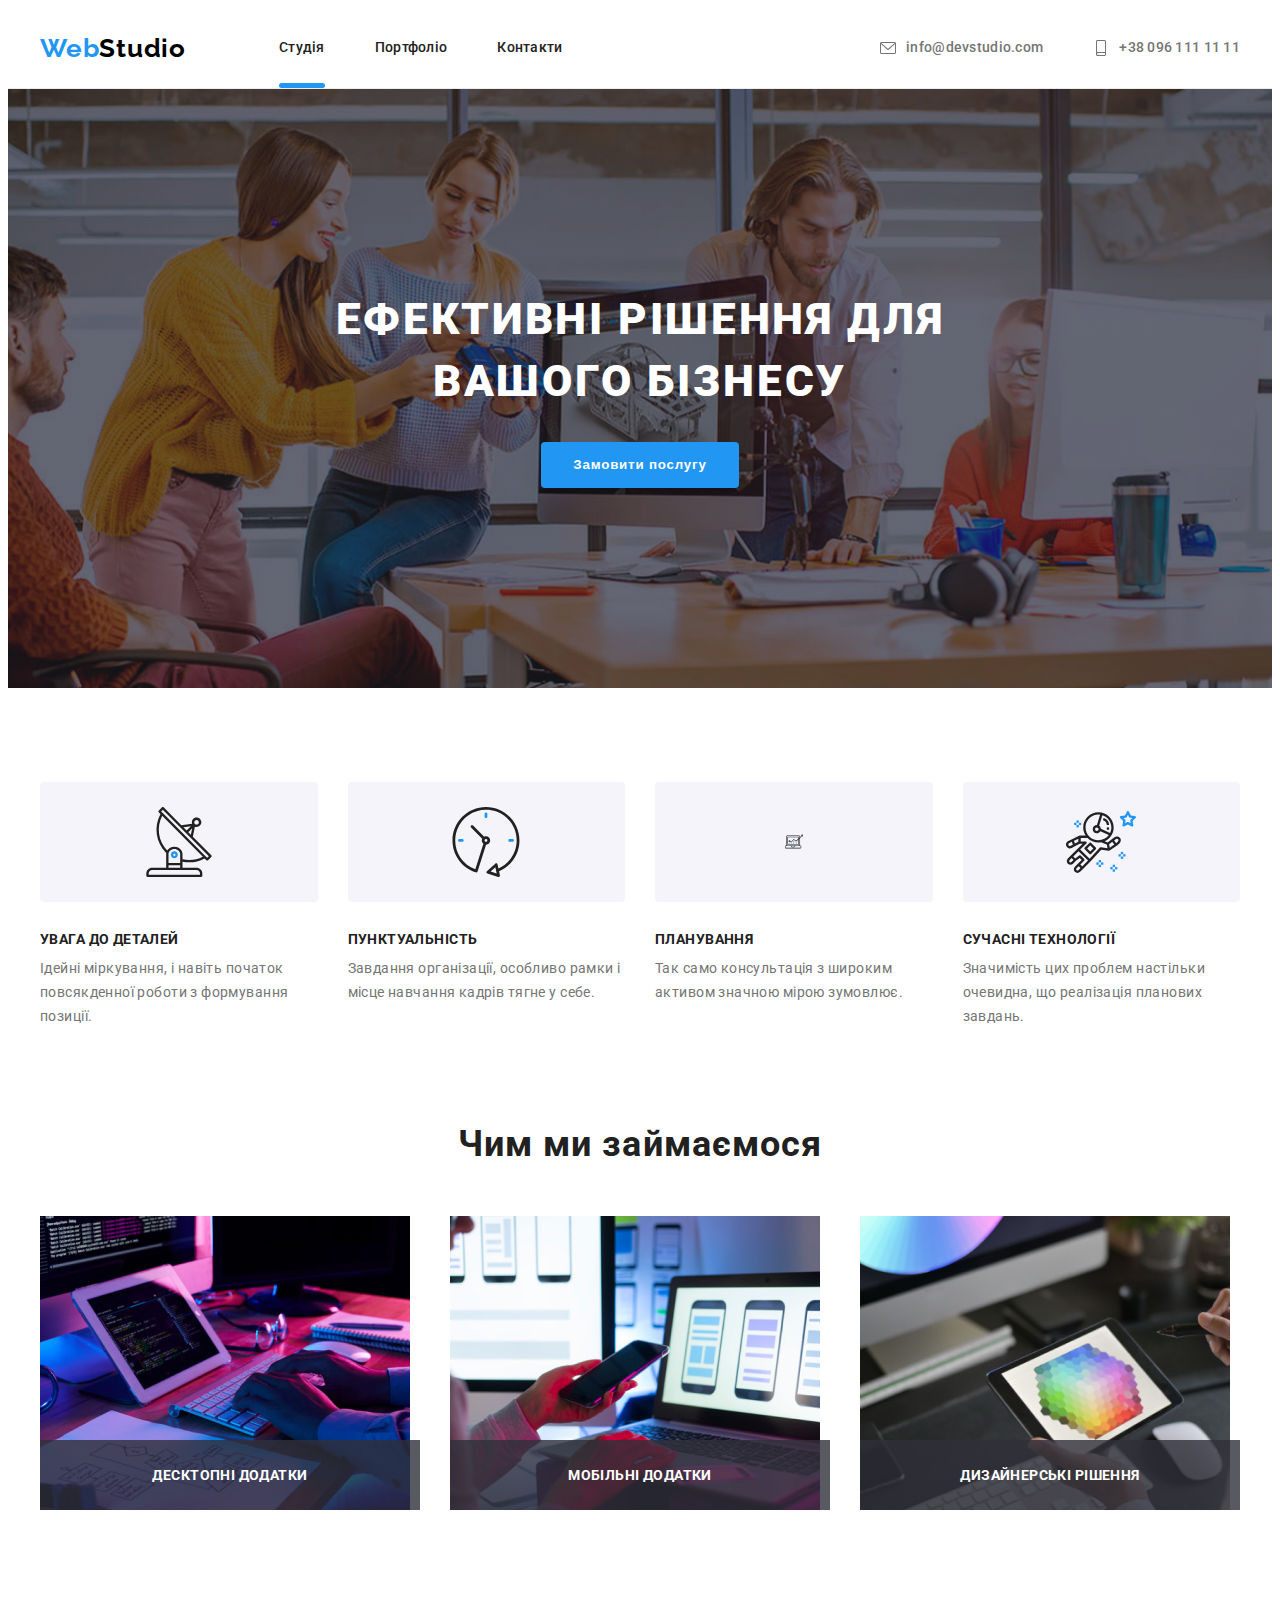
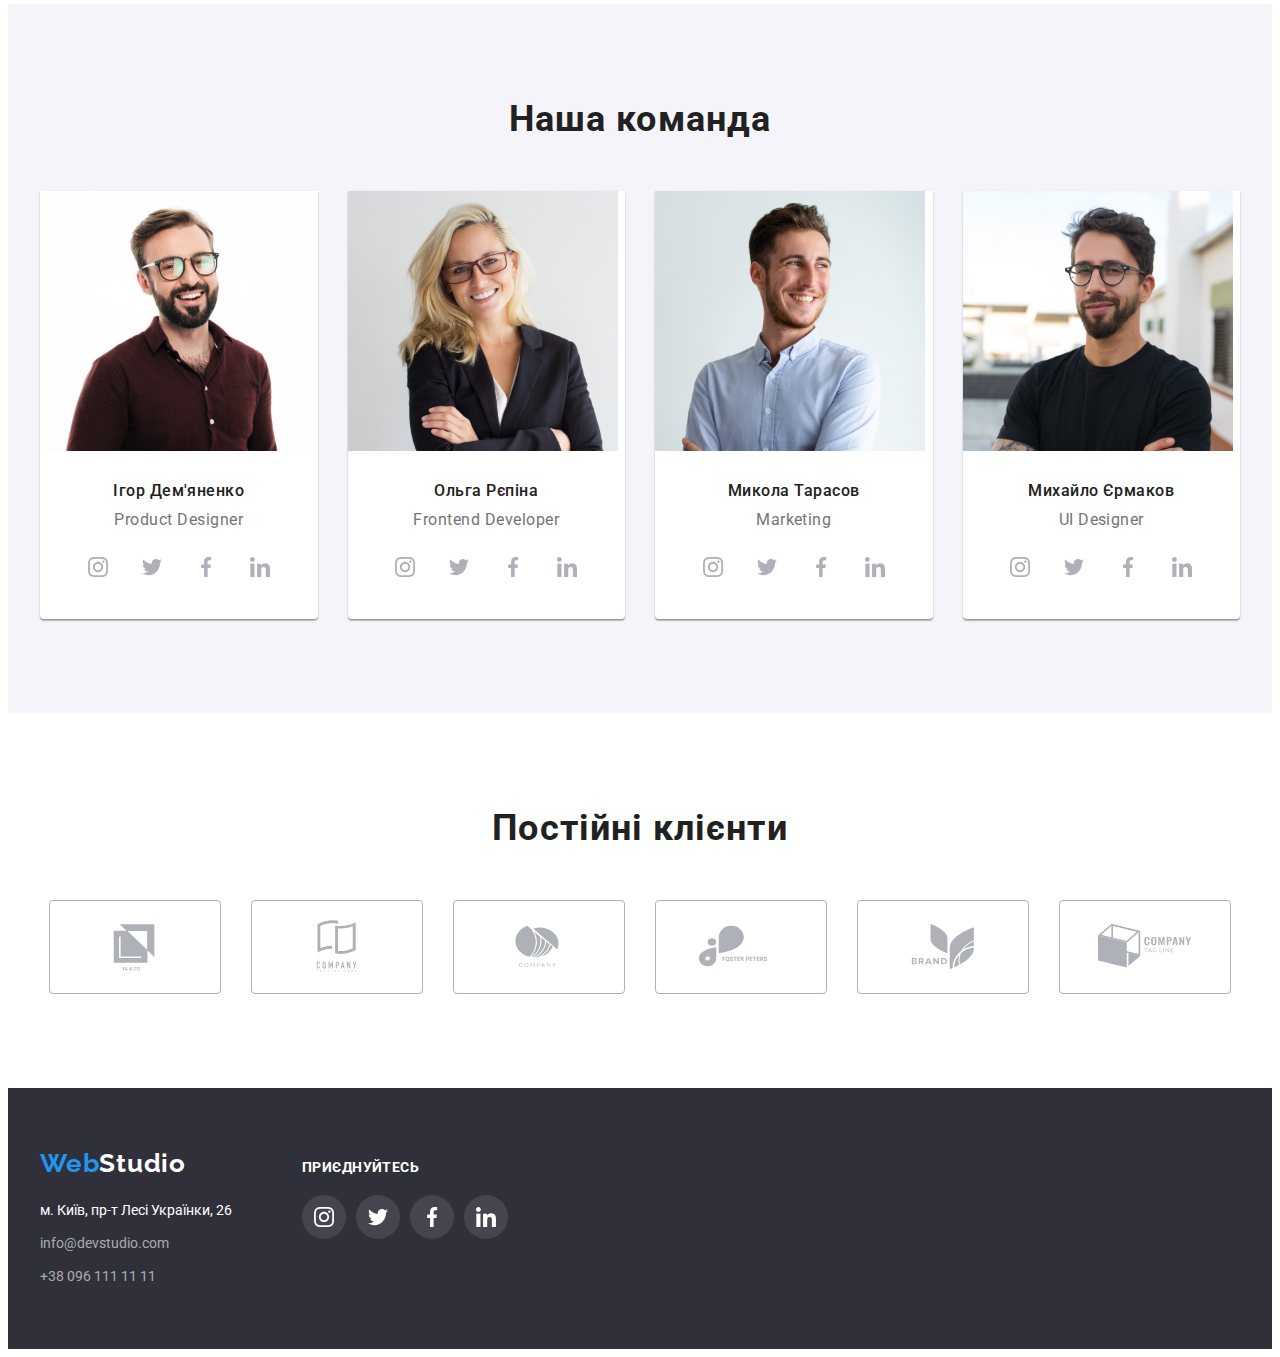
<file: index.html>
<!DOCTYPE html>
<html lang="uk">
	<head>
		<meta charset="UTF-8" />
		<meta http-equiv="X-UA-Compatible" content="IE-edge" />
		<meta name="viewport" content="width=device-width, initial-scale=1.0" />
		<title>Домашка</title>
		<link rel="preconnect" href="https://fonts.googleapis.com" />
		<link rel="preconnect" href="https://fonts.gstatic.com" crossorigin />
		<link
			href="https://fonts.googleapis.com/css2?family=Raleway:wght@700&family=Roboto:wght@400;500;700;900&display=swap"
			rel="stylesheet" />
		<link
			rel="stylesheet"
			href="https://cdnjs.cloudflare.com/ajax/libs/modern-normalize/1.1.0/modern-normalize.min.css"
			integrity="sha512-wpPYUAdjBVSE4KJnH1VR1HeZfpl1ub8YT/NKx4PuQ5NmX2tKuGu6U/JRp5y+Y8XG2tV+wKQpNHVUX03MfMFn9Q=="
			crossorigin="anonymous"
			referrerpolicy="no-referrer" />
		<link rel="stylesheet" href="./css/styles.css" />
	</head>
	<body>
		<header class="top-bar">
			<div class="container top-bar-container">
				<a href="./index.html" class="top-bar-logo"><span class="logo-blue">Web</span><span>Studio</span></a>
				<nav class="top-bar-nav">
					<ul class="top-bar-nav-list list">
						<li class="top-bar-nav-item">
							<a href="./index.html" class="top-bar-link current">Студія</a>
						</li>
						<li class="top-bar-nav-item">
							<a href="./portfolio.html" class="top-bar-link">Портфоліо</a>
						</li>
						<li class="top-bar-nav-item">
							<a href="" class="top-bar-link">Контакти</a>
						</li>
					</ul>
				</nav>
				<ul class="top-bar-contact-list list">
					<li class="top-bar-nav-item">
						<a href="malito:info@devstudio.com" class="top-bar-link top-bar-contact-link">
							<svg class="contact-icon" width="16" height="16">
								<use href="./images/icons.svg#email"></use>
							</svg>
							info@devstudio.com
						</a>
					</li>
					<li class="top-bar-nav-item">
						<a href="tel:+380961111111" class="top-bar-link top-bar-contact-link">
							<svg class="contact-icon" width="16" height="16">
								<use href="./images/icons.svg#smartphone"></use>
							</svg>
							+38 096 111 11 11
						</a>
					</li>
				</ul>
			</div>
		</header>

		<main>
			<section class="section banner">
				<div class="container banner-container">
					<h1 class="banner-title">Ефективні рішення для вашого бізнесу</h1>
					<button type="button" class="banner-btn" data-modal-open>Замовити послугу</button>
				</div>
			</section>

			<!-- Переваги -->
			<section class="section feature">
				<div class="container">
					<ul class="feature-list list">
						<li class="feature-item feature-icon-antenna">
							<h3 class="feature-title">Увага до деталей</h3>
							<p class="feature-description">
								Ідейні міркування, і навіть початок повсякденної роботи з формування позиції.
							</p>
						</li>
						<li class="feature-item feature-icon-clock">
							<h3 class="feature-title">Пунктуальність</h3>
							<p class="feature-description">
								Завдання організації, особливо рамки і місце навчання кадрів тягне у себе.
							</p>
						</li>
						<li class="feature-item feature-icon-diagram">
							<h3 class="feature-title">Планування</h3>
							<p class="feature-description">Так само консультація з широким активом значною мірою зумовлює.</p>
						</li>
						<li class="feature-item feature-icon-astronaut">
							<h3 class="feature-title">Сучасні технології</h3>
							<p class="feature-description">
								Значимість цих проблем настільки очевидна, що реалізація планових завдань.
							</p>
						</li>
					</ul>
				</div>
			</section>

			<!-- Чим ми займаємося -->
			<section class="section work">
				<div class="container">
					<h2 class="work-title">Чим ми займаємося</h2>
					<ul class="work-list list">
						<li class="work-item">
							<img
								src="./images/work/Desktop_applications.jpg"
								class="img-block"
								alt="Десктопні додатки"
								width="370"
								height="294" />
							<div class="work-overlay">
								<p class="work-overlay-text">Десктопні додатки</p>
							</div>
						</li>
						<li class="work-item">
							<img
								src="./images/work/Mobile_applications.jpg"
								class="img-block"
								alt="Мобільні додатки"
								width="370"
								height="294" />
							<div class="work-overlay">
								<p class="work-overlay-text">Мобільні додатки</p>
							</div>
						</li>
						<li class="work-item">
							<img
								src="./images/work/Design_solutions.jpg"
								class="img-block"
								alt="Дизайнерські рішення"
								width="370"
								height="294" />
							<div class="work-overlay">
								<p class="work-overlay-text">Дизайнерські рішення</p>
							</div>
						</li>
					</ul>
				</div>
			</section>

			<!-- Наша команда -->
			<section class="section team">
				<div class="container">
					<h2 class="team-title">Наша команда</h2>

					<ul class="team-list list">
						<li class="team-item">
							<img src="./images/team/img1.jpg" class="img-block" alt="Ігор Дем'яненко" width="270" height="260" />
							<div class="team-wrapper">
								<h3 class="name">Ігор Дем'яненко</h3>
								<p class="prof">Product Designer</p>
								<ul class="team-socials list">
									<li class="team-socials-item">
										<a
											class="team-socials-link"
											href="https://instagram.com"
											target="_blank"
											rel="nofollow noopener
										noreferrer"
											aria-label="Instagram">
											<svg class="team-socials-icon" width="20" height="20">
												<use href="./images/icons.svg#instagram"></use>
											</svg>
										</a>
									</li>
									<li class="team-socials-item">
										<a
											class="team-socials-link"
											href="https://twitter.com"
											target="_blank"
											rel="nofollow noopener
										noreferrer"
											aria-label="Twitter">
											<svg class="team-socials-icon" width="20" height="20">
												<use href="./images/icons.svg#twitter"></use>
											</svg>
										</a>
									</li>
									<li class="team-socials-item">
										<a
											class="team-socials-link"
											href="https://facebook.com"
											target="_blank"
											rel="nofollow noopener
										noreferrer"
											aria-label="Facebook">
											<svg class="team-socials-icon" width="20" height="20">
												<use href="./images/icons.svg#facebook"></use>
											</svg>
										</a>
									</li>
									<li class="team-socials-item">
										<a
											class="team-socials-link"
											href="https://linkedin.com"
											target="_blank"
											rel="nofollow noopener
										noreferrer"
											aria-label="Linkedin">
											<svg class="team-socials-icon" width="20" height="20">
												<use href="./images/icons.svg#linkedin"></use>
											</svg>
										</a>
									</li>
								</ul>
							</div>
						</li>
						<li class="team-item">
							<img src="./images/team/img2.jpg" class="img-block" alt="Ольга Рєпіна" width="270" height="260" />
							<div class="team-wrapper">
								<h3 class="name">Ольга Рєпіна</h3>
								<p class="prof">Frontend Developer</p>
								<ul class="team-socials list">
									<li class="team-socials-item">
										<a
											class="team-socials-link"
											href="https://instagram.com"
											target="_blank"
											rel="nofollow noopener
										noreferrer"
											aria-label="Instagram">
											<svg class="team-socials-icon" width="20" height="20">
												<use href="./images/icons.svg#instagram"></use>
											</svg>
										</a>
									</li>
									<li class="team-socials-item">
										<a
											class="team-socials-link"
											href="https://twitter.com"
											target="_blank"
											rel="nofollow noopener
										noreferrer"
											aria-label="Twitter">
											<svg class="team-socials-icon" width="20" height="20">
												<use href="./images/icons.svg#twitter"></use>
											</svg>
										</a>
									</li>
									<li class="team-socials-item">
										<a
											class="team-socials-link"
											href="https://facebook.com"
											target="_blank"
											rel="nofollow noopener
										noreferrer"
											aria-label="Facebook">
											<svg class="team-socials-icon" width="20" height="20">
												<use href="./images/icons.svg#facebook"></use>
											</svg>
										</a>
									</li>
									<li class="team-socials-item">
										<a
											class="team-socials-link"
											href="https://linkedin.com"
											target="_blank"
											rel="nofollow noopener
										noreferrer"
											aria-label="Linkedin">
											<svg class="team-socials-icon" width="20" height="20">
												<use href="./images/icons.svg#linkedin"></use>
											</svg>
										</a>
									</li>
								</ul>
							</div>
						</li>
						<li class="team-item">
							<img src="./images/team/img3.jpg" class="img-block" alt="Микола Тарасов" width="270" height="260" />
							<div class="team-wrapper">
								<h3 class="name">Микола Тарасов</h3>
								<p class="prof">Marketing</p>
								<ul class="team-socials list">
									<li class="team-socials-item">
										<a
											class="team-socials-link"
											href="https://instagram.com"
											target="_blank"
											rel="nofollow noopener
										noreferrer"
											aria-label="Instagram">
											<svg class="team-socials-icon" width="20" height="20">
												<use href="./images/icons.svg#instagram"></use>
											</svg>
										</a>
									</li>
									<li class="team-socials-item">
										<a
											class="team-socials-link"
											href="https://twitter.com"
											target="_blank"
											rel="nofollow noopener
										noreferrer"
											aria-label="Twitter">
											<svg class="team-socials-icon" width="20" height="20">
												<use href="./images/icons.svg#twitter"></use>
											</svg>
										</a>
									</li>
									<li class="team-socials-item">
										<a
											class="team-socials-link"
											href="https://facebook.com"
											target="_blank"
											rel="nofollow noopener
										noreferrer"
											aria-label="Facebook">
											<svg class="team-socials-icon" width="20" height="20">
												<use href="./images/icons.svg#facebook"></use>
											</svg>
										</a>
									</li>
									<li class="team-socials-item">
										<a
											class="team-socials-link"
											href="https://linkedin.com"
											target="_blank"
											rel="nofollow noopener
										noreferrer"
											aria-label="Linkedin">
											<svg class="team-socials-icon" width="20" height="20">
												<use href="./images/icons.svg#linkedin"></use>
											</svg>
										</a>
									</li>
								</ul>
							</div>
						</li>
						<li class="team-item">
							<img src="./images/team/img4.jpg" class="img-block" alt="Михайло Єрмаков" width="270" height="260" />
							<div class="team-wrapper">
								<h3 class="name">Михайло Єрмаков</h3>
								<p class="prof">UI Designer</p>
								<ul class="team-socials list">
									<li class="team-socials-item">
										<a
											class="team-socials-link"
											href="https://instagram.com"
											target="_blank"
											rel="nofollow noopener
										noreferrer"
											aria-label="Instagram">
											<svg class="team-socials-icon" width="20" height="20">
												<use href="./images/icons.svg#instagram"></use>
											</svg>
										</a>
									</li>
									<li class="team-socials-item">
										<a
											class="team-socials-link"
											href="https://twitter.com"
											target="_blank"
											rel="nofollow noopener noreferrer"
											aria-label="Twitter">
											<svg class="team-socials-icon" width="20" height="20">
												<use href="./images/icons.svg#twitter"></use>
											</svg>
										</a>
									</li>
									<li class="team-socials-item">
										<a
											class="team-socials-link"
											href="https://facebook.com"
											target="_blank"
											rel="nofollow noopener noreferrer"
											aria-label="Facebook">
											<svg class="team-socials-icon" width="20" height="20">
												<use href="./images/icons.svg#facebook"></use>
											</svg>
										</a>
									</li>
									<li class="team-socials-item">
										<a
											class="team-socials-link"
											href="https://linkedin.com"
											target="_blank"
											rel="nofollow noopener noreferrer"
											aria-label="Linkedin">
											<svg class="team-socials-icon" width="20" height="20">
												<use href="./images/icons.svg#linkedin"></use>
											</svg>
										</a>
									</li>
								</ul>
							</div>
						</li>
					</ul>
				</div>
			</section>

			<!-- Постійні клієнти -->
			<section class="section client">
				<div class="container">
					<h2 class="section-title">Постійні клієнти</h2>
					<ul class="clients-list list">
						<li class="clients-item">
							<a href="#" class="clients-link">
								<svg class="clients-icon" width="106" height="60">
									<use href="./images/icons.svg#client-logo-1"></use>
								</svg>
							</a>
						</li>
						<li class="clients-item">
							<a href="#" class="clients-link">
								<svg class="clients-icon" width="106" height="60">
									<use href="./images/icons.svg#client-logo-2"></use>
								</svg>
							</a>
						</li>
						<li class="clients-item">
							<a href="#" class="clients-link">
								<svg class="clients-icon" width="106" height="60">
									<use href="./images/icons.svg#client-logo-3"></use>
								</svg>
							</a>
						</li>
						<li class="clients-item">
							<a href="#" class="clients-link">
								<svg class="clients-icon" width="106" height="60">
									<use href="./images/icons.svg#client-logo-4"></use>
								</svg>
							</a>
						</li>
						<li class="clients-item">
							<a href="#" class="clients-link">
								<svg class="clients-icon" width="106" height="60">
									<use href="./images/icons.svg#client-logo-5"></use>
								</svg>
							</a>
						</li>
						<li class="clients-item">
							<a href="#" class="clients-link">
								<svg class="clients-icon" width="106" height="60">
									<use href="./images/icons.svg#client-logo-6"></use>
								</svg>
							</a>
						</li>
					</ul>
				</div>
			</section>
		</main>

		<footer class="footer">
			<div class="container footer-container">
				<div class="footer-contact">
					<a href="./index.html" class="footer-logo">
						<span class="logo-blue">Web</span><span class="logo-white">Studio</span>
					</a>
					<address>
						<ul class="footer-contact-list list">
							<li class="footer-contact-item">
								<a
									href="https://goo.gl/maps/sbAmnMv2D6VNsKyL6"
									class="footer-map-link"
									target="_blank"
									rel="noopener noreferrer nofollow">
									м. Київ, пр-т Лесі Українки, 26
								</a>
							</li>
							<li class="footer-contact-item">
								<a href="malito:info@devstudio.com" class="footer-contact-link">info@devstudio.com</a>
							</li>
							<li class="footer-contact-item">
								<a href="tel:+380961111111" class="footer-contact-link">+38 096 111 11 11</a>
							</li>
						</ul>
					</address>
				</div>
				<div class="footer-social-links">
					<p class="footer-social-title">Приєднуйтесь</p>
					<ul class="footer-social-list list">
						<li class="footer-social-item">
							<a
								class="footer-social-link"
								href="https://instagram.com"
								target="_blank"
								rel="nofollow noopener noreferrer"
								aria-label="Instagram">
								<svg class="footer-social-icon" width="20" height="20">
									<use href="./images/icons.svg#instagram"></use>
								</svg>
							</a>
						</li>
						<li class="footer-social-item">
							<a
								class="footer-social-link"
								href="https://twitter.com"
								target="_blank"
								rel="nofollow noopener noreferrer"
								aria-label="Twitter">
								<svg class="footer-social-icon" width="20" height="20">
									<use href="./images/icons.svg#twitter"></use>
								</svg>
							</a>
						</li>
						<li class="footer-social-item">
							<a
								class="footer-social-link"
								href="https://facebook.com"
								target="_blank"
								rel="nofollow noopener noreferrer"
								aria-label="Facebook">
								<svg class="footer-social-icon" width="20" height="20">
									<use href="./images/icons.svg#facebook"></use>
								</svg>
							</a>
						</li>
						<li class="footer-social-item">
							<a
								class="footer-social-link"
								href="https://linkedin.com"
								target="_blank"
								rel="nofollow noopener noreferrer"
								aria-label="Linkedin">
								<svg class="footer-social-icon" width="20" height="20">
									<use href="./images/icons.svg#linkedin"></use>
								</svg>
							</a>
						</li>
					</ul>
				</div>
			</div>
		</footer>
		<div class="backdrop is-hidden" data-modal>
			<div class="modal">
				<button type="button" class="modal-close-btn" data-modal-close>
					<svg class="close-icon" width="11" height="11">
						<use href="./images/icons.svg#close-modal"></use>
					</svg>
				</button>
			</div>
		</div>
		<script src="./js/modal.js"></script>
	</body>
</html>
</file>
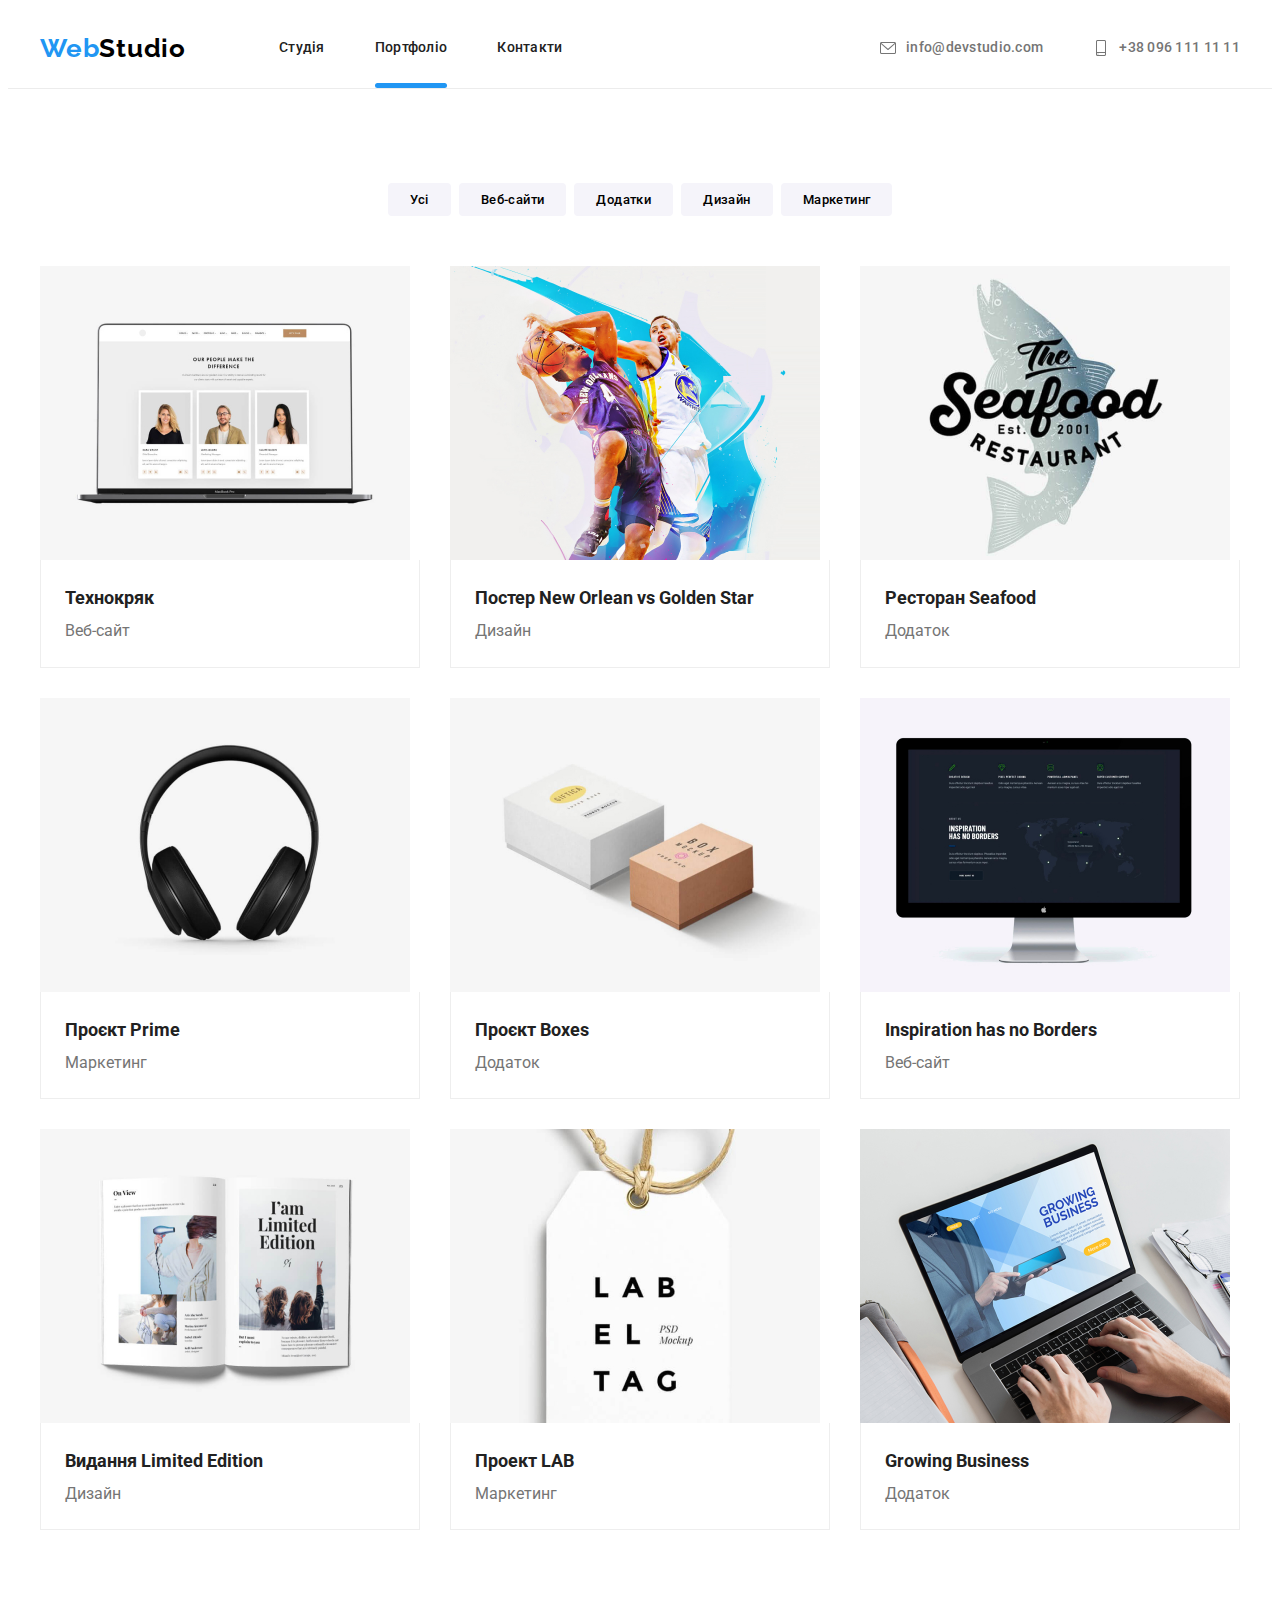
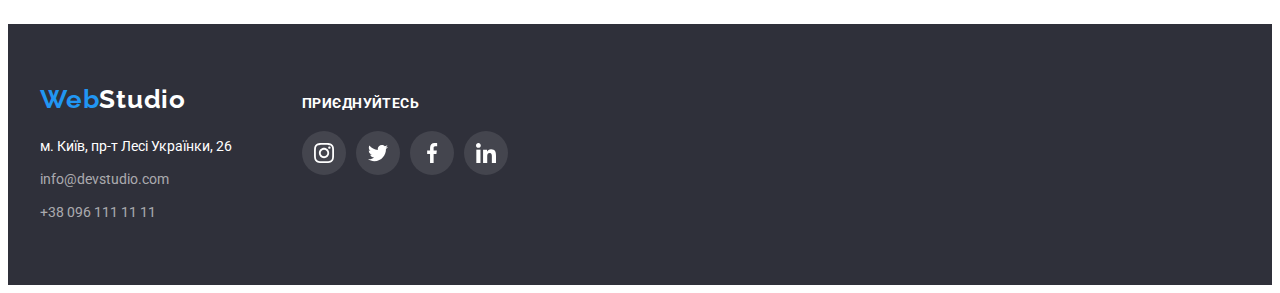
<file: portfolio.html>
<!DOCTYPE html>
<html lang="uk">
	<head>
		<meta charset="UTF-8" />
		<meta http-equiv="X-UA-Compatible" content="IE-edge" />
		<meta name="viewport" content="width=device-width, initial-scale=1.0" />
		<title>Домашка - Портфоліо</title>
		<link rel="preconnect" href="https://fonts.googleapis.com" />
		<link rel="preconnect" href="https://fonts.gstatic.com" crossorigin />
		<link
			href="https://fonts.googleapis.com/css2?family=Raleway:wght@700&family=Roboto:wght@400;500;700;900&display=swap"
			rel="stylesheet" />
		<link
			rel="stylesheet"
			href="https://cdnjs.cloudflare.com/ajax/libs/modern-normalize/1.1.0/modern-normalize.min.css"
			integrity="sha512-wpPYUAdjBVSE4KJnH1VR1HeZfpl1ub8YT/NKx4PuQ5NmX2tKuGu6U/JRp5y+Y8XG2tV+wKQpNHVUX03MfMFn9Q=="
			crossorigin="anonymous"
			referrerpolicy="no-referrer" />
		<link rel="stylesheet" href="./css/styles.css" />
	</head>
	<body>
		<header class="top-bar">
			<div class="container top-bar-container">
				<a href="./index.html" class="top-bar-logo"><span class="logo-blue">Web</span><span>Studio</span></a>
				<nav class="top-bar-nav">
					<ul class="top-bar-nav-list list">
						<li class="top-bar-nav-item">
							<a href="./index.html" class="top-bar-link">Студія</a>
						</li>
						<li class="top-bar-nav-item">
							<a href="./portfolio.html" class="top-bar-link current">Портфоліо</a>
						</li>
						<li class="top-bar-nav-item">
							<a href="" class="top-bar-link">Контакти</a>
						</li>
					</ul>
				</nav>
				<ul class="top-bar-contact-list list">
					<li class="top-bar-nav-item">
						<a href="malito:info@devstudio.com" class="top-bar-link top-bar-contact-link">
							<svg class="contact-icon" width="16" height="16">
								<use href="./images/icons.svg#email"></use>
							</svg>
							info@devstudio.com
						</a>
					</li>
					<li class="top-bar-nav-item">
						<a href="tel:+380961111111" class="top-bar-link top-bar-contact-link">
							<svg class="contact-icon" width="16" height="16">
								<use href="./images/icons.svg#smartphone"></use>
							</svg>
							+38 096 111 11 11
						</a>
					</li>
				</ul>
			</div>
		</header>

		<main>
			<section class="section">
				<div class="container">
					<ul class="portfolio-filter-list list">
						<li class="portfolio-filter-item">
							<button type="button" class="portfolio-filter-btn">Усі</button>
						</li>
						<li class="portfolio-filter-item">
							<button type="button" class="portfolio-filter-btn">Веб-сайти</button>
						</li>
						<li class="portfolio-filter-item">
							<button type="button" class="portfolio-filter-btn">Додатки</button>
						</li>
						<li class="portfolio-filter-item">
							<button type="button" class="portfolio-filter-btn">Дизайн</button>
						</li>
						<li class="portfolio-filter-item">
							<button type="button" class="portfolio-filter-btn">Маркетинг</button>
						</li>
					</ul>
					<ul class="portfolio-list list">
						<li class="portfolio-item">
							<a href="#" class="portfolio-link">
								<div class="portfolio-thumb">
									<img src="images/portfolio/tehnokriak.jpg" class="img-block" alt="ноутбук, сайт" width="370" />
									<div class="portfolio-overlay">
										<p class="portfolio-overlay-text">
											Ресурс пропонує комплексні пропозиції з різним рівнем функціоналу та сервісів. Все це дозволить
											відвідувачу отримати вичерпні відомості про компанію чи приватну особу.
										</p>
									</div>
								</div>
								<div class="portfolio-wrapper">
									<h3 class="portfolio-item-name">Технокряк</h3>
									<p class="portfolio-item-description">Веб-сайт</p>
								</div>
							</a>
						</li>
						<li class="portfolio-item">
							<a href="#" class="portfolio-link">
								<img
									src="images/portfolio/neworlean.jpg"
									class="img-block"
									alt="баскетболтсти, спортсмени"
									width="370" />
								<div class="portfolio-wrapper">
									<h3 class="portfolio-item-name">Постер New Orlean vs Golden Star</h3>
									<p class="portfolio-item-description">Дизайн</p>
								</div>
							</a>
						</li>
						<li class="portfolio-item">
							<a href="#" class="portfolio-link">
								<img src="images/portfolio/seafood.jpg" class="img-block" alt="логотип ресторана Seafood" width="370" />
								<div class="portfolio-wrapper">
									<h3 class="portfolio-item-name">Ресторан Seafood</h3>
									<p class="portfolio-item-description">Додаток</p>
								</div>
							</a>
						</li>
						<li class="portfolio-item">
							<a href="#" class="portfolio-link">
								<img src="images/portfolio/prime.jpg" class="img-block" alt="Навушники" width="370" />
								<div class="portfolio-wrapper">
									<h3 class="portfolio-item-name">Проєкт Prime</h3>
									<p class="portfolio-item-description">Маркетинг</p>
								</div>
							</a>
						</li>
						<li class="portfolio-item">
							<a href="#" class="portfolio-link">
								<img src="images/portfolio/boxes.jpg" class="img-block" alt="дві коробки" width="370" />
								<div class="portfolio-wrapper">
									<h3 class="portfolio-item-name">Проєкт Boxes</h3>
									<p class="portfolio-item-description">Додаток</p>
								</div>
							</a>
						</li>
						<li class="portfolio-item">
							<a href="#" class="portfolio-link">
								<img src="images/portfolio/inspiration.jpg" class="img-block" alt="комп'ютер, сайт" width="370" />
								<div class="portfolio-wrapper">
									<h3 class="portfolio-item-name">Inspiration has no Borders</h3>
									<p class="portfolio-item-description">Веб-сайт</p>
								</div>
							</a>
						</li>
						<li class="portfolio-item">
							<a href="#" class="portfolio-link">
								<img src="images/portfolio/limitedrdition.jpg" class="img-block" alt="дизайн, книга" width="370" />
								<div class="portfolio-wrapper">
									<h3 class="portfolio-item-name">Видання Limited Edition</h3>
									<p class="portfolio-item-description">Дизайн</p>
								</div>
							</a>
						</li>
						<li class="portfolio-item">
							<a href="#" class="portfolio-link">
								<img src="images/portfolio/lab.jpg" class="img-block" alt="Маркетинг, бірка" width="370" />
								<div class="portfolio-wrapper">
									<h3 class="portfolio-item-name">Проект LAB</h3>
									<p class="portfolio-item-description">Маркетинг</p>
								</div>
							</a>
						</li>
						<li class="portfolio-item">
							<a href="#" class="portfolio-link">
								<img
									src="images/portfolio/growing.jpg"
									class="img-block"
									alt="ноутбук, сайт, руки набирають текст"
									width="370" />
								<div class="portfolio-wrapper">
									<h3 class="portfolio-item-name">Growing Business</h3>
									<p class="portfolio-item-description">Додаток</p>
								</div>
							</a>
						</li>
					</ul>
				</div>
			</section>
		</main>

		<footer class="footer">
			<div class="container footer-container">
				<div class="footer-contact">
					<a href="./index.html" class="footer-logo">
						<span class="logo-blue">Web</span><span class="logo-white">Studio</span>
					</a>
					<address>
						<ul class="footer-contact-list list">
							<li class="footer-contact-item">
								<a
									href="https://goo.gl/maps/sbAmnMv2D6VNsKyL6"
									class="footer-map-link"
									target="_blank"
									rel="noopener noreferrer nofollow">
									м. Київ, пр-т Лесі Українки, 26
								</a>
							</li>
							<li class="footer-contact-item">
								<a href="malito:info@devstudio.com" class="footer-contact-link">info@devstudio.com</a>
							</li>
							<li class="footer-contact-item">
								<a href="tel:+380961111111" class="footer-contact-link">+38 096 111 11 11</a>
							</li>
						</ul>
					</address>
				</div>
				<div class="footer-social-links">
					<p class="footer-social-title">Приєднуйтесь</p>
					<ul class="footer-social-list list">
						<li class="footer-social-item">
							<a
								class="footer-social-link"
								href="https://instagram.com"
								target="_blank"
								rel="nofollow noopener noreferrer"
								aria-label="Instagram">
								<svg class="footer-social-icon" width="20" height="20">
									<use href="./images/icons.svg#instagram"></use>
								</svg>
							</a>
						</li>
						<li class="footer-social-item">
							<a
								class="footer-social-link"
								href="https://twitter.com"
								target="_blank"
								rel="nofollow noopener noreferrer"
								aria-label="Twitter">
								<svg class="footer-social-icon" width="20" height="20">
									<use href="./images/icons.svg#twitter"></use>
								</svg>
							</a>
						</li>
						<li class="footer-social-item">
							<a
								class="footer-social-link"
								href="https://facebook.com"
								target="_blank"
								rel="nofollow noopener noreferrer"
								aria-label="Facebook">
								<svg class="footer-social-icon" width="20" height="20">
									<use href="./images/icons.svg#facebook"></use>
								</svg>
							</a>
						</li>
						<li class="footer-social-item">
							<a
								class="footer-social-link"
								href="https://linkedin.com"
								target="_blank"
								rel="nofollow noopener noreferrer"
								aria-label="Linkedin">
								<svg class="footer-social-icon" width="20" height="20">
									<use href="./images/icons.svg#linkedin"></use>
								</svg>
							</a>
						</li>
					</ul>
				</div>
			</div>
		</footer>
	</body>
</html>
</file>
<file: css/styles.css>
/*prettier-ignore*/
h1, h2, h3, h4, h5, h6, p, ul {
    margin: 0;
    padding: 0;
}

body {
	background-color: #fff;
	color: #212121;
	font-family: "Roboto", sans-serif;
}

.logo-blue {
	color: #2196f3;
}

.logo-white {
	color: #fff;
}

.list {
	list-style: none;
}

.img-block {
	display: block;
	max-width: 100%;
	height: auto;
}

.section {
	padding-top: 94px;
	padding-bottom: 94px;
}

.contact-icon {
	fill: currentColor;
	margin-right: 10px;
}

.container {
	width: 1200px;
	margin: 0 auto;
	padding: 0 15px;
}

.section-title {
	margin-bottom: 50px;
	font-weight: 700;
	font-size: 36px;
	line-height: 1.2;
	text-align: center;
	letter-spacing: 0.03em;
}

/* region Top-bar */
.top-bar {
	border-bottom: 1px solid #ececec;
}
.top-bar-container {
	display: flex;
	align-items: center;
	height: 80px;
}

.top-bar-logo {
	text-decoration: none;
	color: #000;
	font-family: "Raleway";
	font-style: normal;
	font-weight: 700;
	font-size: 26px;
	line-height: 31px;
	letter-spacing: 0.03em;
	margin-right: 93px;
}

.top-bar-nav {
	display: flex;
}

.top-bar-nav-list {
	display: flex;
	gap: 50px;
}

.top-bar-nav-item {
	font-weight: 500;
	font-size: 14px;
	line-height: 1.14;
	letter-spacing: 0.02em;
}

.top-bar-link {
	padding: 32px 0;
	position: relative;
	display: flex;
	justify-content: center;
	align-items: center;
	color: #212121;
	text-decoration: none;
	transition: color 250ms cubic-bezier(0.4, 0, 0.2, 1);
}

.top-bar-link.current::after {
	content: "";
	position: absolute;
	bottom: 0;
	display: block;
	width: 100%;
	height: 5px;
	border-radius: 4px;
	background-color: #2196f3;
}

.top-bar-link:hover,
.top-bar-link:focus {
	color: #2196f3;
}

.top-bar-contact-list {
	display: flex;
	gap: 50px;
	margin-left: auto;
}

.top-bar-contact-link {
	color: #757575;
	font-size: 14px;
}
/*endregion*/

/* region Banner */
.banner {
	padding: 200px 0;
	text-align: center;
	background: linear-gradient(rgba(47, 48, 58, 0.4), rgba(47, 48, 58, 0.4)),
		url("../images/banner-img.jpeg") no-repeat center;
	background-size: cover;
	max-width: 1600px;
	margin: 0 auto;
}

.banner-container {
	display: flex;
	justify-content: center;
	flex-direction: column;
	align-items: center;
}

.banner-title {
	width: 700px;
	color: #fff;
	font-weight: 900;
	font-size: 44px;
	line-height: 1.4;
	text-align: center;
	text-transform: uppercase;
	letter-spacing: 0.06em;
	margin-bottom: 30px;
}

.banner-btn {
	cursor: pointer;
	padding: 10px 32px;
	border: none;
	background: #2196f3;
	box-shadow: 0 4px 4px rgba(0, 0, 0, 0.15);
	border-radius: 4px;
	font-weight: 700;
	line-height: 1.9;
	letter-spacing: 0.06em;
	color: #fff;
}
/* endregion */

/* region Feature */
.feature {
	padding-bottom: 0;
}

.feature-list {
	display: flex;
	flex-wrap: wrap;
	gap: 30px;
}

.feature-item {
	flex-basis: calc((100% - 30px * 3) / 4);
}

.feature-item::before {
	display: block;
	content: "";
	height: 120px;
	background-size: 70px;
	background-repeat: no-repeat;
	background-position: center;
	background-color: #f5f4fa;
	margin-bottom: 30px;
	border-radius: 4px;
}

.feature-icon-antenna::before {
	background-image: url("../images/feature/antenna.svg");
}

.feature-icon-clock::before {
	background-image: url("../images/feature/clock.svg");
}

.feature-icon-diagram::before {
	background-image: url("../images/feature/diagrams.svg");
}

.feature-icon-astronaut::before {
	background-image: url("../images/feature/astronaut.svg");
}

.feature-title {
	margin-bottom: 10px;
	font-weight: 700;
	font-size: 14px;
	line-height: 1.14;
	letter-spacing: 0.03em;
	text-transform: uppercase;
}

.feature-description {
	color: #757575;
	font-size: 14px;
	line-height: 1.7;
	letter-spacing: 0.03em;
}
/* endregion */

/* region Work */
.work-list {
	display: flex;
	flex-wrap: wrap;
	gap: 30px;
}

.work-item {
	flex-basis: calc((100% - 30px * 2) / 3);
	position: relative;
}

.work-overlay {
	position: absolute;
	bottom: 0;
	width: 100%;
	background-color: rgba(47, 48, 58, 0.8);
	padding: 27px 0;
}

.work-overlay-text {
	font-weight: 700;
	font-size: 14px;
	line-height: 16px;
	text-align: center;
	letter-spacing: 0.03em;
	text-transform: uppercase;
	color: #fff;
}

.work-title {
	margin-bottom: 50px;
	font-weight: 700;
	font-size: 36px;
	line-height: 1.2;
	text-align: center;
	letter-spacing: 0.03em;
}
/* endregion */

/* region Team */
.team {
	background: #f5f4fa;
}

.team-title {
	margin-bottom: 50px;
	font-weight: 700;
	font-size: 36px;
	line-height: 1.2;
	text-align: center;
	letter-spacing: 0.03em;
}

.team-list {
	display: flex;
	flex-wrap: wrap;
	gap: 30px;
}

.team-item {
	flex-basis: calc((100% - 30px * 3) / 4);
	background: #ffffff;
	box-shadow: 0 1px 3px rgba(0, 0, 0, 0.12), 0 1px 1px rgba(0, 0, 0, 0.14), 0 2px 1px rgba(0, 0, 0, 0.2);
	border-radius: 0 0 4px 4px;
}

.team-list .name {
	margin-bottom: 10px;
	font-weight: 500;
	font-size: 16px;
	line-height: calc(19 / 16);
	letter-spacing: 0.03em;
}

.team-list .prof {
	color: #757575;
	font-size: 16px;
	line-height: calc(19 / 16);
	letter-spacing: 0.03em;
	margin-bottom: 16px;
}

.team-wrapper {
	padding: 30px 0;
	text-align: center;
}

.team-socials {
	display: flex;
	justify-content: center;
	align-items: center;
	gap: 10px;
}

.team-socials-link {
	display: flex;
	justify-content: center;
	align-items: center;
	height: 44px;
	width: 44px;
	color: #afb1b8;
	border-radius: 50%;
	transition: color 250ms cubic-bezier(0.4, 0, 0.2, 1), background-color 250ms cubic-bezier(0.4, 0, 0.2, 1);
}

.team-socials-link:hover,
.team-socials-link:focus {
	background-color: #2196f3;
	color: #fff;
}

.team-socials-icon {
	fill: currentColor;
}
/* endregion */

/* region Clients */
.clients-list {
	display: flex;
	gap: 30px;
	justify-content: center;
	align-items: center;
}

.clients-link {
	width: 170px;
	height: 92px;
	display: flex;
	justify-content: center;
	align-items: center;
	border: 1px solid #afb1b8;
	border-radius: 4px;
	color: #afb1b8;
	transition: border 250ms cubic-bezier(0.4, 0, 0.2, 1), color 250ms cubic-bezier(0.4, 0, 0.2, 1);
}

.clients-link:hover,
.clients-link:focus {
	border-color: #2196f3;
	color: #2196f3;
}

.clients-icon {
	fill: currentColor;
}
/* endregion */

/* region Portfolio */

.backdrop {
	position: fixed;
	display: flex;
	align-items: center;
	justify-content: center;
	width: 100vw;
	height: 100vh;
	background-color: rgba(0, 0, 0, 0.2);
	top: 0;
	transition: opacity 250ms cubic-bezier(0.4, 0, 0.2, 1), visibility 250ms cubic-bezier(0.4, 0, 0.2, 1);
}

.backdrop.is-hidden {
	opacity: 0;
	visibility: hidden;
	pointer-events: none;
}

.backdrop.is-hidden .modal {
	transform: scale(2);
}

.modal {
	position: relative;
	width: 528px;
	height: 581px;
	background-color: #fff;
	box-shadow: 0 1px 3px rgb(0 0 0 / 12%), 0 1px 1px rgb(0 0 0 / 14%), 0 2px 1px rgb(0 0 0 / 20%);
	border-radius: 4px;
	transform: scale(1);
	transition: transform 250ms cubic-bezier(0.4, 0, 0.2, 1);
}

.modal-close-btn {
	position: absolute;
	width: 30px;
	height: 30px;
	border: 1px solid rgba(0, 0, 0, 0.1);
	border-radius: 50%;
	background-color: transparent;
	top: 8px;
	right: 8px;
	cursor: pointer;
	transition: border-color 250ms cubic-bezier(0.4, 0, 0.2, 1);
}

.portfolio-filter-list {
	margin-bottom: 50px;
	display: flex;
	justify-content: center;
	flex-wrap: wrap;
	gap: 8px;
}

.portfolio-filter-item {
	font-weight: 500;
	font-size: 16px;
	line-height: 1.6;
	text-align: center;
	letter-spacing: 0.03em;
}

.portfolio-filter-btn {
	cursor: pointer;
	background: #f5f4fa;
	border-radius: 4px;
	padding: 6px 22px;
	font-weight: 500;
	line-height: 1.6;
	letter-spacing: 0.03em;
	border: none;
	font-family: "Roboto";
	transition: color 250ms cubic-bezier(0.4, 0, 0.2, 1), background-color 250ms cubic-bezier(0.4, 0, 0.2, 1),
		box-shadow 250ms cubic-bezier(0.4, 0, 0.2, 1);
}

.portfolio-filter-btn:hover,
.portfolio-filter-btn:focus {
	background-color: #2196f3;
	color: #fff;
	box-shadow: 0 3px 1px rgba(0, 0, 0, 0.1), 0 1px 2px rgba(0, 0, 0, 0.08), 0 2px 2px rgba(0, 0, 0, 0.12);
}

.portfolio-list {
	display: flex;
	flex-wrap: wrap;
	gap: 30px;
}

.portfolio-item {
	flex-basis: calc((100% - 30px * 2) / 3);
	transition: box-shadow 250ms cubic-bezier(0.4, 0, 0.2, 1);
}

.portfolio-item:hover,
.portfolio-item:focus {
	box-shadow: 0 1px 1px rgba(0, 0, 0, 0.12), 0 4px 4px rgba(0, 0, 0, 0.06), 1px 4px 6px rgba(0, 0, 0, 0.16);
}

.portfolio-item:hover .portfolio-overlay {
	transform: translateY(0);
	opacity: 1;
}

.portfolio-link {
	color: #212121;
	text-decoration: none;
}

.portfolio-thumb {
	position: relative;
	overflow: hidden;
}

.portfolio-overlay {
	position: absolute;
	top: 0;
	left: 0;
	background-color: rgba(33, 150, 243, 0.9);
	transform: translateY(100%);
	transition: transform 250ms cubic-bezier(0.4, 0, 0.2, 1);
}

.portfolio-overlay-text {
	padding: 63px 24px;
	font-size: 18px;
	line-height: 28px;
	letter-spacing: 0.03em;
	color: #fff;
}

.portfolio-wrapper {
	padding: 20px 24px;
	border: 1px solid #eee;
	border-top: none;
}

.portfolio-item-name {
	font-weight: 700;
	font-size: 18px;
	line-height: 2;
}

.portfolio-item-description {
	font-style: normal;
	font-size: 16px;
	line-height: 1.9;
	color: #757575;
}
/* endregion */

/* region Footer */
.footer {
	padding: 60px 0;
	background: #2f303a;
}

.footer-container {
	display: flex;
	align-items: baseline;
}

.footer-logo {
	text-decoration: none;
	margin-bottom: 20px;
	display: inline-block;
	font-family: "Raleway";
	font-weight: 700;
	font-size: 26px;
	line-height: 31px;
	letter-spacing: 0.03em;
}

.footer-contact {
	margin-right: 70px;
}

.footer-contact-list {
	font-style: normal;
	display: flex;
	flex-direction: column;
	gap: 9px;
}

.footer-contact-link {
	text-decoration: none;
	color: rgba(255, 255, 255, 0.6);
	font-size: 14px;
	line-height: 1.7;
}

.footer-map-link {
	text-decoration: none;
	font-size: 14px;
	line-height: 1.7;
	color: #fff;
}

.footer-social-title {
	color: #fff;
	font-weight: 700;
	font-size: 14px;
	line-height: 16px;
	letter-spacing: 0.03em;
	text-transform: uppercase;
	margin-bottom: 20px;
}

.footer-social-list {
	display: flex;
	justify-content: center;
	align-items: center;
	gap: 10px;
}

.footer-social-link {
	border-radius: 50%;
	display: flex;
	justify-content: center;
	align-items: center;
	width: 44px;
	height: 44px;
	background-color: rgba(255, 255, 255, 0.1);
	fill: #fff;
	transition: fill 250ms cubic-bezier(0.4, 0, 0.2, 1), background-color 250ms cubic-bezier(0.4, 0, 0.2, 1);
}

.footer-social-link:hover,
.footer-social-link:focus {
	background-color: #2196f3;
}

/* endregion */
</file>
